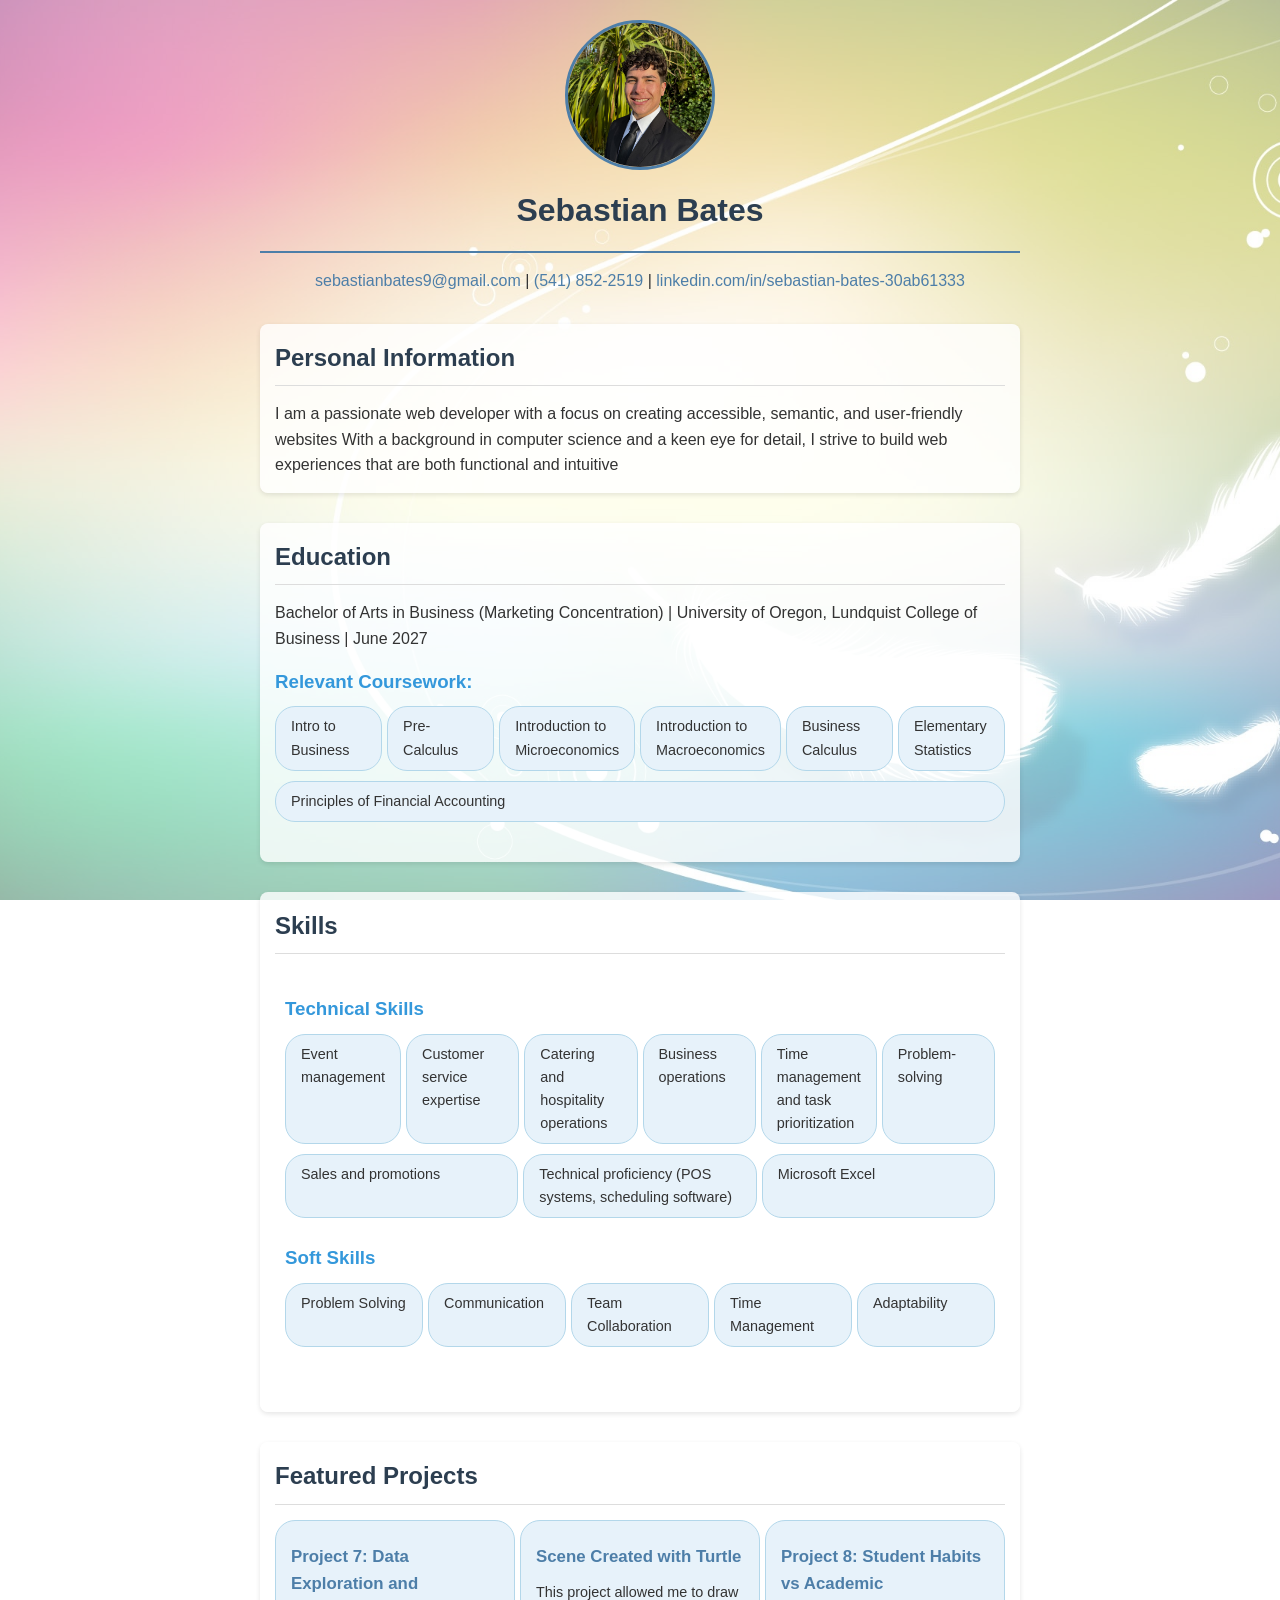
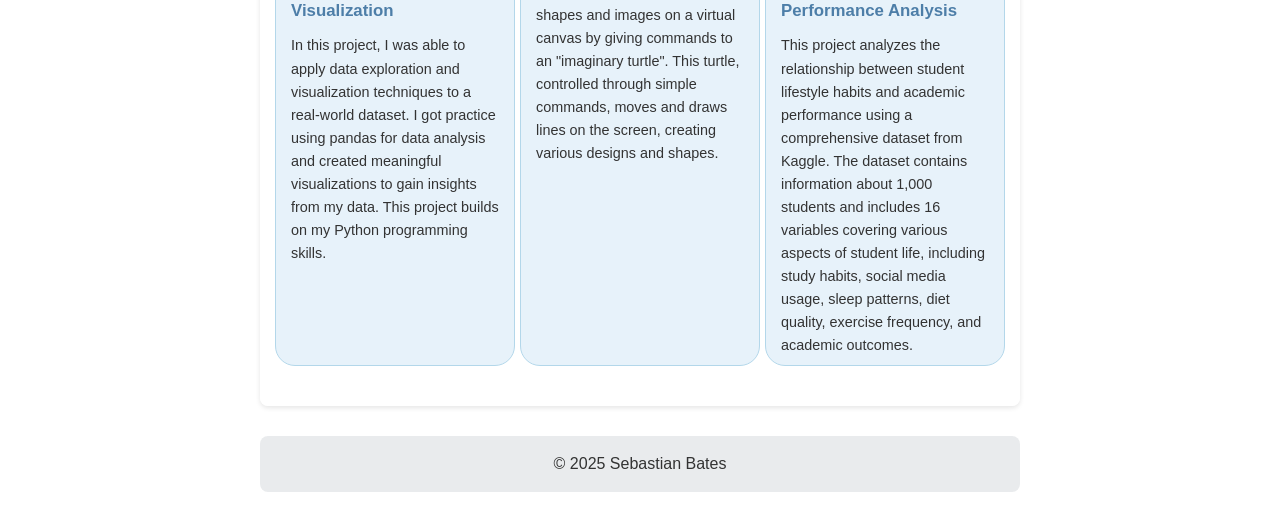
<file: index.html>
<!DOCTYPE html>
    <html lang="en">
        <head>
            <meta charset="UTF-8">
            <meta name="viewport" content="width=device-width, initial-scale=1.0">
            <title>Sebastian Bates About Me</title>
            <link rel="stylesheet" href="styles.css">
        </head>
    
    <body>
        <header>
            <img src="IMG_0177.jpeg" alt="Sebastian Bates profile picture" class="profile-image">
        
            <h1>Sebastian Bates</h1>
        
            <hr>
            <p>
                <a href="mailto:sebastianbates9@gmail.com" title="Email Sebastian Bates">sebastianbates9@gmail.com</a> |
                <a href="tel:5418522519" title="Call Sebastian Bates">(541) 852-2519</a> |
                <a href="https://linkedin.com/" target="_blank" title="Sebastian's LinkedIn Profile">linkedin.com/in/sebastian-bates-30ab61333</a>
            </p>
        </header>
        <main>
        <section>
            <h2>Personal Information</h2>
            <p>I am a passionate web developer with a focus on creating accessible, semantic, and user-friendly websites
                With a background in computer science and a keen eye for detail, I strive to build web experiences that are both functional and intuitive</p>  
        </section>
    
        <section>
            <h2>Education</h2>
                <p>Bachelor of Arts in Business (Marketing Concentration) | University of Oregon, Lundquist College of Business | June 2027
                </p>
                <h3>Relevant Coursework:</h3>
            <ul>
                <li>Intro to Business</li>
                <li>Pre-Calculus</li>
                <li>Introduction to Microeconomics</li>
                <li>Introduction to Macroeconomics</li>
                <li>Business Calculus</li>
                <li>Elementary Statistics</li>
                <li>Principles of Financial Accounting</li>

            </ul>
        </section>

        <section>
            <h2>Skills</h2>
            <section>
                <h3>Technical Skills</h3>
                <ul> 
                   <li>Event management</li> 
                   <li>Customer service expertise</li>
                   <li>Catering and hospitality operations</li>
                   <li>Business operations</li>
                   <li>Time management and task prioritization</li>
                   <li>Problem-solving</li>
                   <li>Sales and promotions</li>
                   <li>Technical proficiency (POS systems, scheduling software)</li>
                   <li>Microsoft Excel</li>
                </ul>
                <h3>Soft Skills</h3>
                <ul>
                    <li>Problem Solving</li>
                    <li>Communication</li>
                    <li>Team Collaboration</li>
                    <li>Time Management</li>
                    <li>Adaptability</li>
                </ul>
            </section>
        </section>
        
        <section>
            <h2> Featured Projects</h2>
            <ol>
                <li>
                    <h3>
                        <a href="CS110_Project7.html" target="_blank">Project 7: Data Exploration and Visualization</a>

                    </h3>
                    <p>In this project, I was able to apply data exploration and visualization techniques to a real-world dataset. I got practice using pandas for data analysis and created meaningful visualizations to gain insights from my data. This project builds on my Python programming skills.</p>
                </li>
                <li>
                    <h3>
                        <a href="P5.html" target="_blank">Scene Created with Turtle</a>
                    </h3>
                    <p> This project allowed me to draw shapes and images on a virtual canvas by giving commands to an "imaginary turtle". This turtle, controlled through simple commands, moves and draws lines on the screen, creating various designs and shapes. </p>
                </li>
                <li>
                    <h3>
                        <a href="CS110_Project8.html" target="_blank">Project 8: Student Habits vs Academic Performance Analysis</a>
                    </h3>
                    <p>This project analyzes the relationship between student lifestyle habits and academic performance using a comprehensive dataset from Kaggle. The dataset contains information about 1,000 students and includes 16 variables covering various aspects of student life, including study habits, social media usage, sleep patterns, diet quality, exercise frequency, and academic outcomes.</p>
                </li>
            </ol>
        </section>

     </section>
        </main>
            <footer> 
                <p>© 2025 Sebastian Bates</p>
            </footer>
    </body>
    </html>
</file>
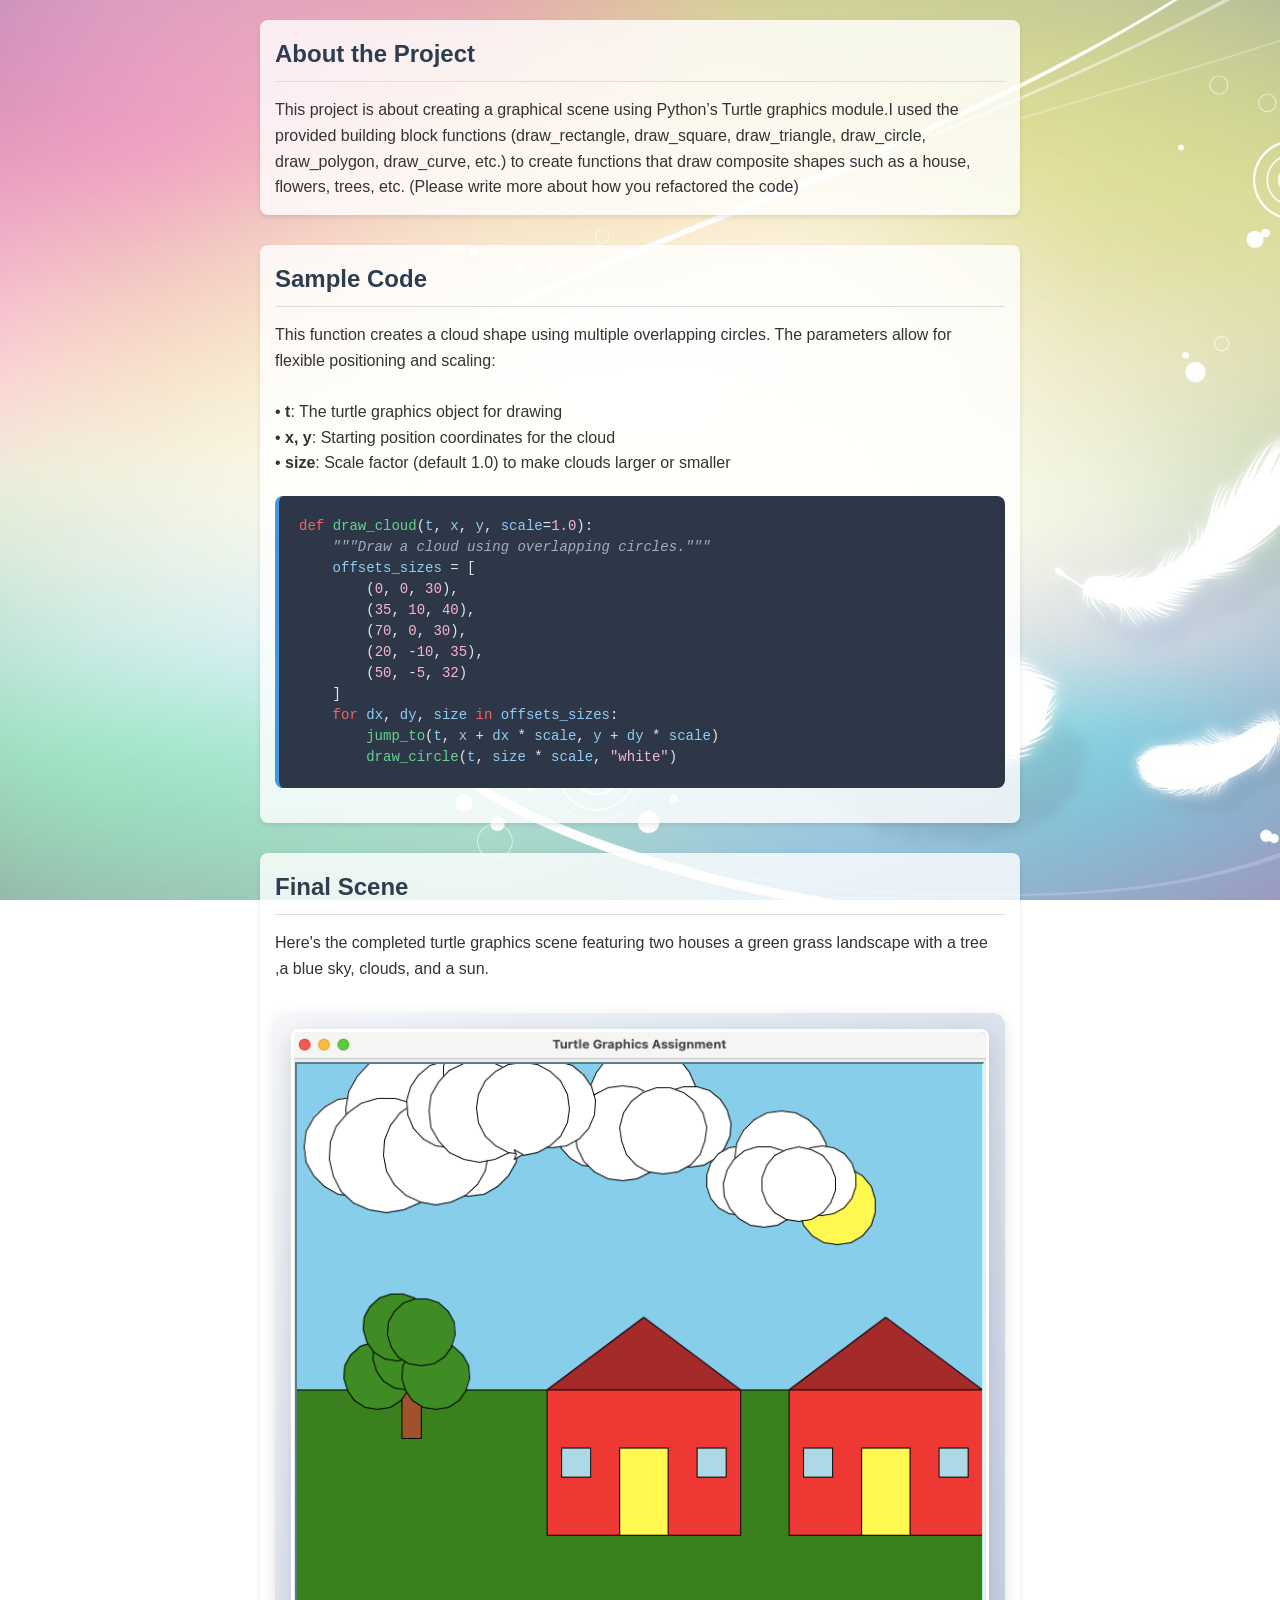
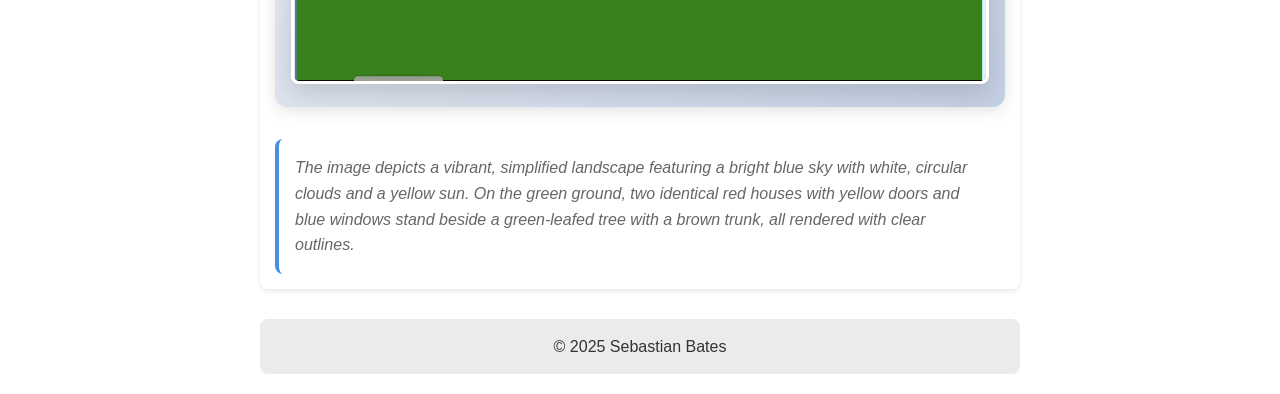
<file: P5.html>
<!DOCTYPE html>
    <html lang="en">
        <head>
            <meta charset="UTF-8">
            <meta name="viewport" content="width=device-width, initial-scale=1.0">
            <title>Sebastian Bates About Me</title>
            <link rel="stylesheet" href="styles.css">
        </head>
    
    <body>
        
        <main>
        
        
        <section>
        <h2>About the Project</h2>
        <p>This project is about creating a graphical scene using Python’s Turtle graphics
module.I used the provided building block functions (draw_rectangle, draw_square,
draw_triangle, draw_circle, draw_polygon, draw_curve, etc.) to create functions that 
draw composite shapes such as a house, flowers, trees, etc. (Please write more about how you
refactored the code)
</p>
    </section>
        
        
        
<section>
        <h2>Sample Code</h2>
        <p>
            This function creates a cloud shape using multiple overlapping circles. The parameters allow for flexible positioning and scaling:
            <br><br>
            • <strong>t</strong>: The turtle graphics object for drawing<br>
            • <strong>x, y</strong>: Starting position coordinates for the cloud<br>
            • <strong>size</strong>: Scale factor (default 1.0) to make clouds larger or smaller
        </p>
        
       <div class="code-container">
            <code><span class="keyword">def</span> <span class="function">draw_cloud</span>(<span class="parameter">t</span>, <span class="parameter">x</span>, <span class="parameter">y</span>, <span class="parameter">scale</span>=<span class="string">1.0</span>):
    <span class="comment">"""Draw a cloud using overlapping circles."""</span>
    <span class="parameter">offsets_sizes</span> = [
        (<span class="string">0</span>, <span class="string">0</span>, <span class="string">30</span>),
        (<span class="string">35</span>, <span class="string">10</span>, <span class="string">40</span>),
        (<span class="string">70</span>, <span class="string">0</span>, <span class="string">30</span>),
        (<span class="string">20</span>, -<span class="string">10</span>, <span class="string">35</span>),
        (<span class="string">50</span>, -<span class="string">5</span>, <span class="string">32</span>)
    ]
    <span class="keyword">for</span> <span class="parameter">dx</span>, <span class="parameter">dy</span>, <span class="parameter">size</span> <span class="keyword">in</span> <span class="parameter">offsets_sizes</span>:
        <span class="function">jump_to</span>(<span class="parameter">t</span>, <span class="parameter">x</span> + <span class="parameter">dx</span> * <span class="parameter">scale</span>, <span class="parameter">y</span> + <span class="parameter">dy</span> * <span class="parameter">scale</span>)
        <span class="function">draw_circle</span>(<span class="parameter">t</span>, <span class="parameter">size</span> * <span class="parameter">scale</span>, <span class="string">"white"</span>)</code>
        </div>

    </section>






          





        <section>
        <h2>Final Scene</h2>
        <p>Here's the completed turtle graphics scene featuring two houses a green grass landscape with a tree ,a blue sky, clouds, and a sun. 

        <div class="scene-container">
            <img src="turtle.png" alt="Turtle Graphics Scene - A house with red roof, colorful flowers, clouds, sun, and pine tree on a blue sky background" class="scene-image">
        </div>
        
        <p class="scene-description">
            The image depicts a vibrant, simplified landscape featuring a bright blue sky with white, circular clouds and a yellow sun. On the green ground, two identical red houses with yellow doors and blue windows stand beside a green-leafed tree with a brown trunk, all rendered with clear outlines.
        </p>
    </section>
            <footer> 
                <p>© 2025 Sebastian Bates</p>
            </footer>
    </body>
    </html>
</file>
<file: styles.css>
Sebastian Bates

/* Global Styles */
* {
    margin: 0;
    padding: 0;
    box-sizing: border-box;
}

body {
    font-family: 'Segoe UI', Tahoma, Geneva, Verdana, sans-serif;
    line-height: 1.6;
    color: #333;
    max-width: 800px;
    margin: 0 auto;
    padding: 20px;
    position: relative;
}

.profile-image {
    max-width: 300px;
    padding: 0;
    border: 5px green;
    display: block;
    margin: auto;
}
/* Background Image with Transparency */
/* need position: fixed; and top: 0; left: 0; */
body:before {
    content: "";
    position: fixed;
    top: 0;
    left: 0;
    width: 100%;
    height: 100%;
    background-image: url('background.jpg');
    background-size: cover;
    background-position: center;
    opacity: 0.1;
    z-index: -1;
}

/* Header Styles */
header {
    text-align: center;
    margin-bottom: 30px;
}

.profile-image {
    width: 150px;
    height: 150px;
    border-radius: 50%;
    object-fit: cover;
    border: 3px solid #4d7ea8;
    margin-bottom: 15px;
}

h1 {
    color: #2c3e50;
    margin-bottom: 10px;
}

hr {
    border: none;
    height: 2px;
    background-color: #4d7ea8;
    margin: 15px 0;
}

/* Link Styles */
a {
    color: #4d7ea8;
    text-decoration: none;
    transition: color 0.3s;
}

a:hover {
    color: #2980b9;
    text-decoration: underline;
}

a:visited {
    color: #8e44ad;
}

/* Section Styles */
section {
    margin-bottom: 30px;
    padding: 15px;
    background-color: rgba(255, 255, 255, 0.8);
    border-radius: 8px;
    box-shadow: 0 2px 5px rgba(0, 0, 0, 0.1);
}

h2 {
    color: #2c3e50;
    margin-bottom: 15px;
    border-bottom: 1px solid #ddd;
    padding-bottom: 8px;
}

h3 {
    color: #3498db;
    margin: 15px 0 10px 0;
}

/* List Styles */
ul, ol {
    padding-left: 25px;
    margin-bottom: 15px;
    list-style-type: none;
    margin-left: 0;
    display: flex;
    flex-wrap: wrap;
    gap: 5px;
}

li {
    flex: 1 1;
    background-color: #e7f2fa;
    padding: 8px 15px;
    border-radius: 20px;
    font-size: 0.9rem;
    border: 1px solid #b3d7ea;
}

/* Skills Section */
section section {
    box-shadow: none;
    margin-bottom: 15px;
    padding: 10px;
}

footer {
    text-align: center;
    margin-top: 30px;
    padding: 15px;
    background-color: rgba(44, 62, 80, 0.1);
    border-radius: 8px;
}
/* Global Styles */
* {
    margin: 0;
    padding: 0;
    box-sizing: border-box;
}

body {
    font-family: 'Segoe UI', Tahoma, Geneva, Verdana, sans-serif;
    line-height: 1.6;
    color: #333;
    max-width: 800px;
    margin: 0 auto;
    padding: 20px;
    position: relative;
}

.profile-image {
    max-width: 300px;
    padding: 0;
    border: 5px green; /* This border property looks incomplete, usually needs a style like 'solid' */
    display: block;
    margin: auto;
}
/* Background Image with Transparency */
body::before {
    content: "";
    position: fixed;
    top: 0;
    left: 0;
    width: 100%;
    height: 100%;
    background-image: url('background.jpg');
    background-size: cover;
    background-position: center;
    opacity: 0.5; /* Updated opacity from 0.1 to 0.5 */
    z-index: -1;
}

/* Header Styles */
header {
    text-align: center;
    margin-bottom: 30px;
}

.profile-image {
    width: 150px;
    height: 150px;
    border-radius: 50%;
    object-fit: cover;
    border: 3px solid #4d7ea8;
    margin-bottom: 15px;
}

h1 {
    color: #2c3e50;
    margin-bottom: 10px;
}

hr {
    border: none;
    height: 2px;
    background-color: #4d7ea8;
    margin: 15px 0;
}

/* Link Styles */
a {
    color: #4d7ea8;
    text-decoration: none;
    transition: color 0.3s;
}

a:hover {
    color: #2980b9;
    text-decoration: underline;
}

a:visited {
    color: #8e44ad;
}

/* Section Styles */
section {
    margin-bottom: 30px;
    padding: 15px;
    background-color: rgba(255, 255, 255, 0.8);
    border-radius: 8px;
    box-shadow: 0 2px 5px rgba(0, 0, 0, 0.1);
}

h2 {
    color: #2c3e50;
    margin-bottom: 15px;
    border-bottom: 1px solid #ddd;
    padding-bottom: 8px;
}

h3 {
    color: #3498db;
    margin: 15px 0 10px 0;
}

/* Lists - adapted from the provided styles.css */
/* Note: You have two 'li' definitions. The one below is more specific and overrides the global 'li' if both target the same elements. */
li {
    margin-bottom: 5px; /* This style was in the second 'li' block */
    transition: transform 0.2s ease, color 0.2s ease;
}

li:hover {
    color: #3498db;
    transform: translateX(5px);
}

/* Skills-like styling for the "What I've Learned" list or similar flexible lists */
ul, ol {
    list-style-type: none;
    margin-left: 0;
    display: flex;
    flex-wrap: wrap;
    gap: 5px;
    padding-left: 0; /* Remove default padding for flex container */
    margin-bottom: 20px; /* From your new CSS */
}

li {
    flex: 1 1;
    background-color: #e7f2fa;
    padding: 8px 15px;
    border-radius: 20px;
    font-size: 0.9rem;
    border: 1px solid #b3d7ea;
    /* The 'li' styles from above are also applied, but these are more specific to the flex list */
}

/* Skills Section - Keep this if you have nested sections for skills */
section section {
    box-shadow: none;
    margin-bottom: 15px;
    padding: 10px;
}

/* Footer Styles */
footer {
    text-align: center;
    margin-top: 30px;
    padding: 15px;
    background-color: rgba(44, 62, 80, 0.1);
    border-radius: 8px;
}

/* --- NEW STYLES ADDED --- */

/* Styles for code section */
.code-container {
    background-color: #2d3748;
    border-radius: 8px;
    padding: 20px;
    margin: 20px 0;
    overflow-x: auto;
    border-left: 4px solid #4299e1;
}

code {
    font-family: 'Consolas', 'Monaco', 'Courier New', monospace;
    font-size: 14px;
    line-height: 1.5;
    color: #e2e8f0;
    display: block;
    white-space: pre;
}

.keyword { color: #f56565; }
.function { color: #68d391; }
.string { color: #fbb6ce; }
.comment { color: #a0aec0; font-style: italic; }
.parameter { color: #90cdf4; }

/* Styles for the turtle graphics scene section */
.scene-container {
    text-align: center;
    margin: 2rem 0;
    padding: 1rem;
    background: linear-gradient(135deg, #f5f7fa 0%, #c3cfe2 100%);
    border-radius: 12px;
    box-shadow: 0 4px 15px rgba(0, 0, 0, 0.1);
}

.scene-image {
    max-width: 100%;
    height: auto;
    border-radius: 8px;
    border: 3px solid #fff;
    box-shadow: 0 8px 25px rgba(0, 0, 0, 0.15);
    transition: transform 0.3s ease;
}

.scene-image:hover {
    transform: scale(1.02);
}

.scene-description {
    font-style: italic;
    color: #666;
    margin-top: 1.5rem;
    padding: 1rem;
    background-color: rgba(255, 255, 255, 0.7);
    border-radius: 8px;
    border-left: 4px solid #4a90e2;
}
</file>
